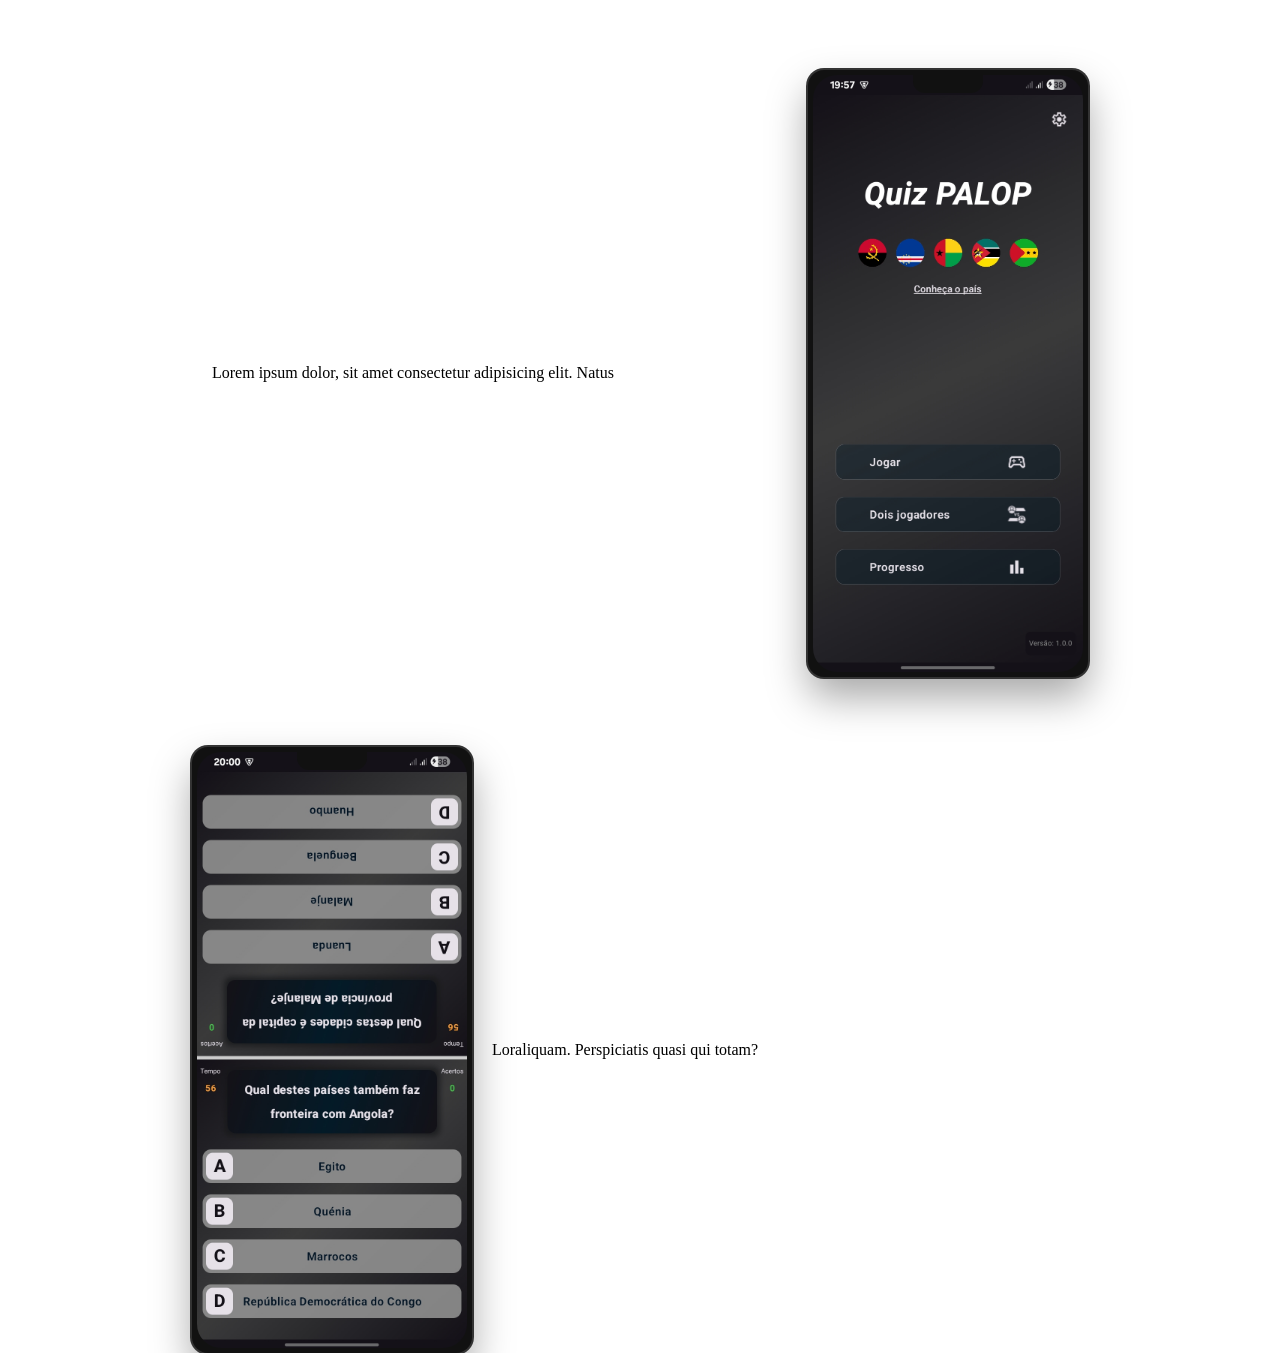
<file: docs/index.html>
<!DOCTYPE html>
<html lang="en">
<head>
    <meta charset="UTF-8">
    <meta name="viewport" content="width=k, initial-scale=1.0">
    <title>Document</title>
    <link rel="stylesheet" href="styles/style.css">
</head>
<body>
    <header></header>
    <main>
        <article id="home_article">
            <div class="text-container">
                <p>Lorem ipsum dolor, sit amet consectetur adipisicing elit. Natus 
                </p>
            </div>
            <div class="mockups-container">
                <div class="phone-mockup">
                    <div class="phone-notch"></div>
                    <img src="webassets/homepage.jpg" alt="home page" class="phone-screen">
                </div>
            </div>
        </article>

        <article id="game_article">
            <div class="mockups-container">
                <div class="phone-mockup">
                    <div class="phone-notch"></div>
                    <img src="webassets/duelpage.jpg" alt="game page" class="phone-screen">
                </div>
            </div>

            <div class="text-container">
                <p>Loraliquam. Perspiciatis quasi qui totam?</p>
            </div>
        </article>
      
    </main>
    <footer></footer>
</body>
</html>
</file>
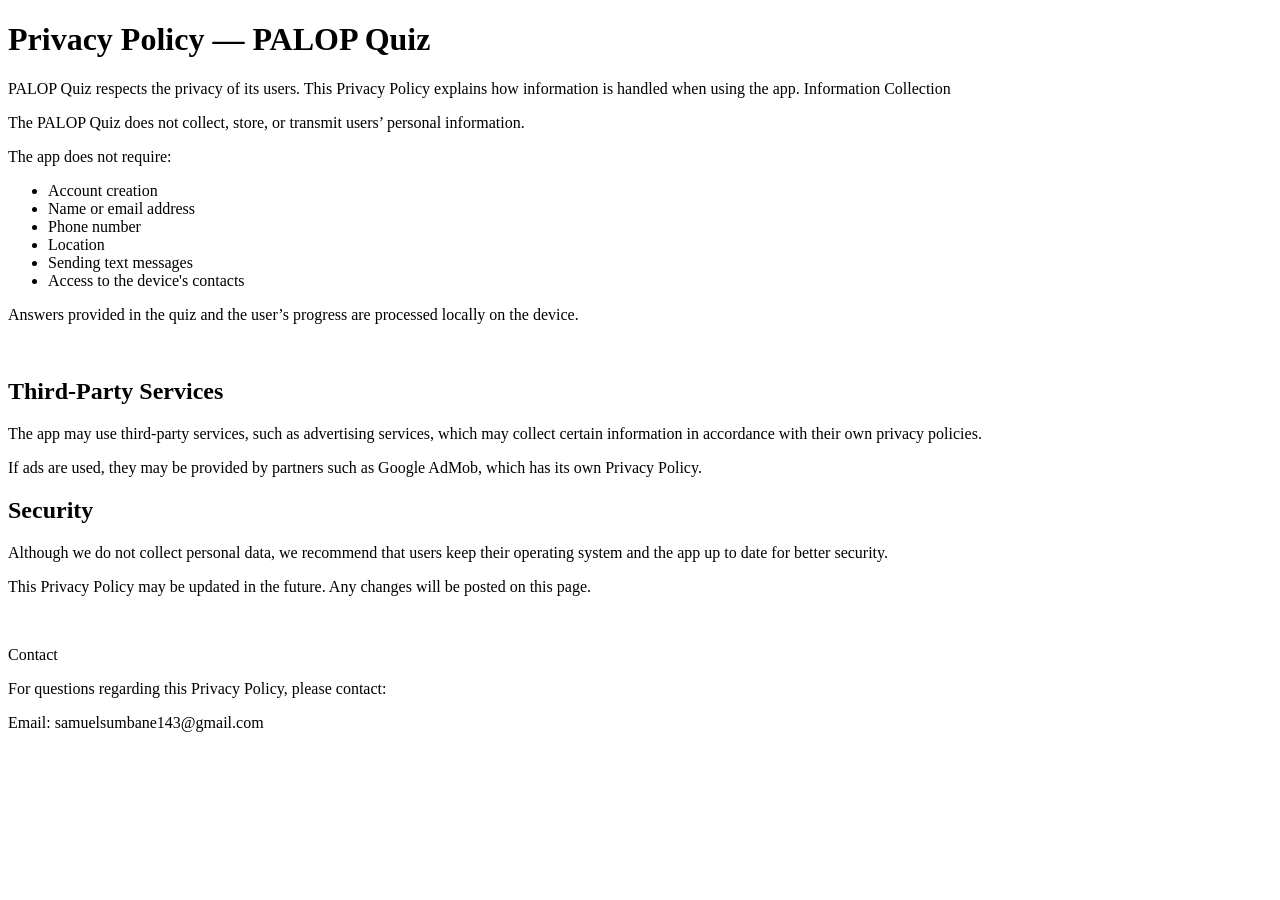
<file: docs/privacy-policy.html>
<!DOCTYPE html>
<html lang="en">
  <head>
    <meta charset="UTF-8">
    <meta name="viewport" content="width=device-width, initial-scale=1">
    <title>Privacy polity - PAPOL Quiz</title>
  </head>
  <body>

    <h1>Privacy Policy — PALOP Quiz</h1>

    <p>PALOP Quiz respects the privacy of its users. This Privacy Policy explains how information is handled when using the app.
Information Collection</p>

    <p>The PALOP Quiz does not collect, store, or transmit users’ personal information.</p>
    <p>The app does not require:</p>
    <ul>
      <li>Account creation</li>
      <li>Name or email address</li>
      <li>Phone number</li>
      <li>Location</li>
      <li>Sending text messages</li>
      <li>Access to the device's contacts</li>
    </ul>


    <p>Answers provided in the quiz and the user’s progress are processed locally on the device.</p>

    <br>
    <h2>Third-Party Services</h2>

    <p>The app may use third-party services, such as advertising services, which may collect certain information in accordance with their own privacy policies.</p>
    <p>If ads are used, they may be provided by partners such as Google AdMob, which has its own Privacy Policy.</p>

    <h2>Security</h2>

    <p>Although we do not collect personal data, we recommend that users keep their operating system and the app up to date for better security.</p>
    <p>This Privacy Policy may be updated in the future. Any changes will be posted on this page.</p>
    <br>
    <p>Contact</p>
    <p>For questions regarding this Privacy Policy, please contact:</p>
    <p>Email: samuelsumbane143@gmail.com</p>
  </body>
</html>
</file>
<file: docs/styles/style.css>
* {
    padding: 0;
    margin: 0;
    box-sizing: border-box;
}

body {
    background:white;
}

main {
    display: flex;
    flex-direction: column;
    align-items: center;
}

main article { 
    display: flex;
    width: 70%;
    /* background-color: green; */
    min-height: 400px;
    height: auto;
    margin-top: 70px;
    align-items: center;

}

.text-container {
    flex: 1;
    min-width: 0;
    /* background-color: red; */
}

.text-container p {
    /* width: weigh; */
    text-align: justify;
    padding: 20px;
}

.mockups-container {
    display: flex;
    align-items: flex-start;
    flex-shrink: 0;
}

.phone-mockup {
  position: relative;
  width: 280px;
  flex-shrink: 0;
  aspect-ratio: 9 / 19.5;
  border-radius: 16px;
  background: #111;
  padding: 5px;
  box-shadow:
    0 0 0 2px #333,
    0 20px 40px rgba(0,0,0,0.35);
}

.phone-screen {
  width: 100%;
  height: 100%;
  object-fit: cover;
  border-radius: 24px;
  display: block;
}

.phone-notch {
  position: absolute;
  top: 5px;
  left: 50%;
  transform: translateX(-50%);
  width: 70px;
  height: 18px;
  background: #111;
  border-radius: 0 0 12px 12px;
  z-index: 2;
}
</file>
